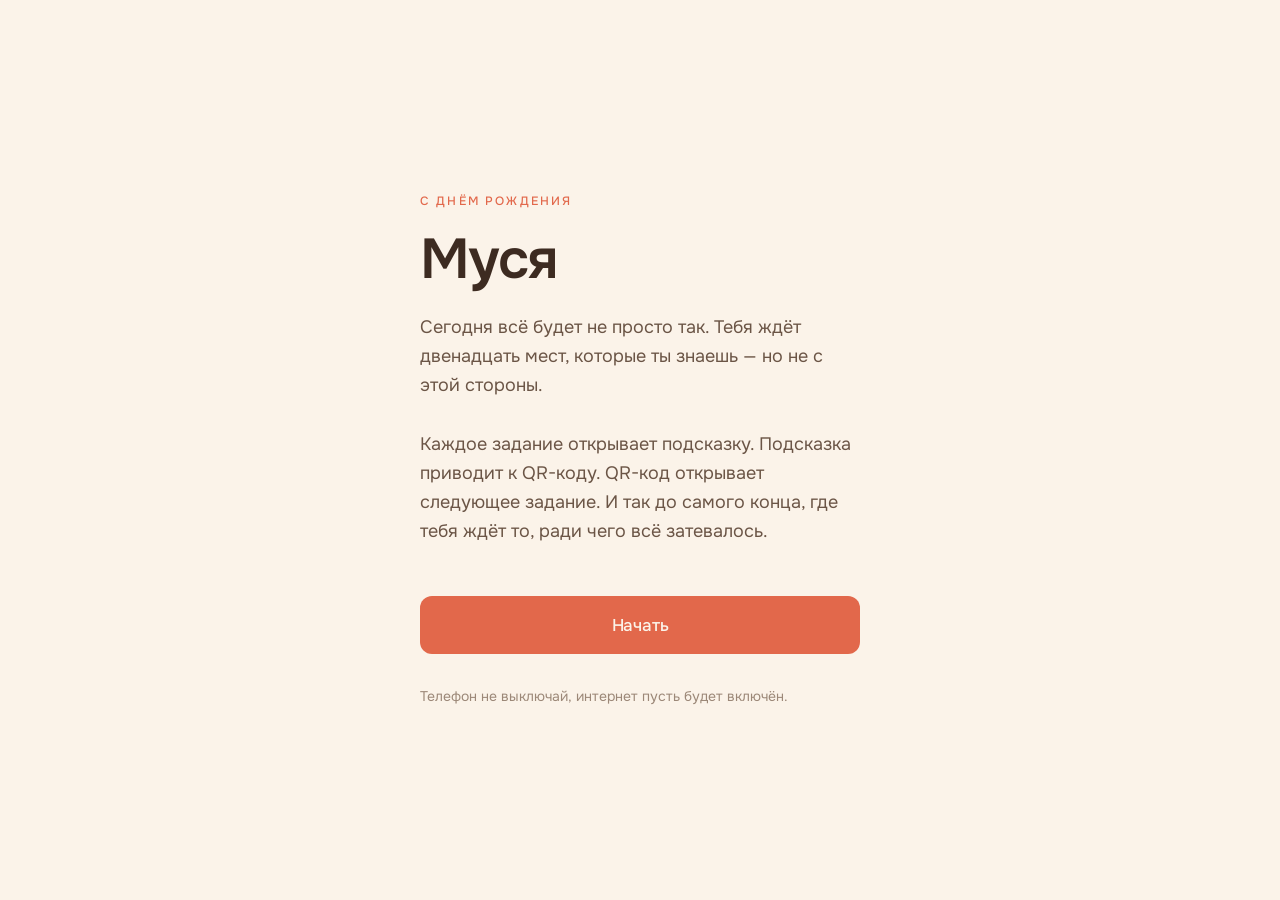
<file: index.html>
<!DOCTYPE html>
<html lang="ru">
<head>
<meta charset="UTF-8">
<meta name="viewport" content="width=device-width, initial-scale=1, viewport-fit=cover">
<meta name="theme-color" content="#fbf3e9">
<meta name="robots" content="noindex, nofollow">
<title>Квест</title>

<link rel="preconnect" href="https://fonts.googleapis.com">
<link rel="preconnect" href="https://fonts.gstatic.com" crossorigin>
<link href="https://fonts.googleapis.com/css2?family=Onest:wght@400;500;600&display=swap" rel="stylesheet">

<link rel="stylesheet" href="assets/css/style.css">
<link rel="icon" href="data:image/svg+xml,%3Csvg xmlns='http://www.w3.org/2000/svg' viewBox='0 0 100 100'%3E%3Ctext y='.9em' font-size='90'%3E%F0%9F%8E%81%3C/text%3E%3C/svg%3E">
</head>
<body>

<canvas id="confetti"></canvas>

<main class="shell">

  <!-- прогресс по этапам -->
  <div class="progress is-hidden" id="progress" aria-hidden="true">
    <div class="progress__row">
      <span class="progress__label" id="progress-label">Квест</span>
      <span class="progress__count" id="progress-count"></span>
    </div>
    <div class="progress__track"><div class="progress__fill" id="progress-fill"></div></div>
  </div>

  <!-- ================= ПРИВЕТСТВИЕ ================= -->
  <section class="screen" id="screen-intro">
    <div class="center stagger">
      <p class="kicker" id="intro-kicker"></p>
      <h1 id="intro-title"></h1>
      <p class="lead" id="intro-text"></p>
      <div class="btn-stack">
        <button class="btn" id="intro-start"></button>
      </div>
      <p class="note mt-24" id="intro-note"></p>
    </div>
  </section>

  <!-- ================= ЗАДАНИЕ ================= -->
  <section class="screen" id="screen-task">
    <div class="stagger">
      <h2 id="task-title"></h2>

      <p class="task-text" id="task-text"></p>

      <!-- ребусы и прочая разметка задания (task.html) -->
      <div class="extra is-hidden" id="task-extra"></div>

      <!-- проигрыватель: показывается, если у задания указан task.audio -->
      <div class="player is-hidden" id="task-player">
        <button class="player__play" id="player-play" type="button" aria-label="Включить">
          <svg class="player__icon" id="player-icon-play" width="20" height="20" viewBox="0 0 24 24" fill="currentColor"><path d="M8 5.5v13l11-6.5z"/></svg>
          <svg class="player__icon is-hidden" id="player-icon-pause" width="20" height="20" viewBox="0 0 24 24" fill="currentColor"><path d="M7 5h3.2v14H7zM13.8 5H17v14h-3.2z"/></svg>
        </button>
        <div class="player__body">
          <div class="player__title" id="player-title"></div>
          <div class="player__track" id="player-track"><div class="player__fill" id="player-fill"></div></div>
        </div>
        <div class="player__time" id="player-time">0:00</div>
      </div>
      <audio id="task-audio" preload="metadata"></audio>

      <div class="btn-stack">
        <button class="btn" id="task-submit">Выполнено</button>
      </div>

      <!-- подсказка к заданию -->
      <div class="reveal is-hidden" id="task-reveal">
        <div class="reveal__btn-wrap">
          <button class="btn btn--link" id="task-reveal-btn">Нужна подсказка</button>
        </div>
        <div class="reveal__body" id="task-reveal-body"></div>
      </div>
    </div>

    <div class="foot">
      <button class="btn btn--link" id="task-manual">Ввести код вручную</button>
    </div>
  </section>

  <!-- ================= ПОДСКАЗКА, ГДЕ QR ================= -->
  <section class="screen" id="screen-reward">
    <div class="stagger">
      <h2 id="reward-title"></h2>
      <p class="lead" id="reward-text"></p>

      <div class="card card--accent">
        <span class="where-label" id="reward-label"></span>
        <p class="where" id="reward-where"></p>
        <p class="where-note is-hidden" id="reward-note"></p>
        <img class="where-img is-hidden" id="reward-img" alt="">
      </div>

      <div class="scan-hint">
        <svg width="22" height="22" viewBox="0 0 24 24" fill="none" stroke="currentColor" stroke-width="1.7" stroke-linecap="round" stroke-linejoin="round">
          <path d="M3 8V5a2 2 0 0 1 2-2h3M16 3h3a2 2 0 0 1 2 2v3M21 16v3a2 2 0 0 1-2 2h-3M8 21H5a2 2 0 0 1-2-2v-3"/>
          <path d="M7 12h10"/>
        </svg>
        <span>Найди QR-код и наведи на него камеру телефона — откроется следующее задание.</span>
      </div>
    </div>

    <div class="foot">
      <button class="btn btn--link" id="reward-manual">Ввести код вручную</button>
    </div>
  </section>

  <!-- ================= СЛУЖЕБНОЕ СООБЩЕНИЕ ================= -->
  <section class="screen" id="screen-notice">
    <div class="center stagger">
      <h2 id="notice-title"></h2>
      <p class="lead" id="notice-text"></p>
      <div class="btn-stack">
        <button class="btn" id="notice-back"></button>
      </div>
    </div>
  </section>

  <!-- ================= РУЧНОЙ ВВОД КОДА ================= -->
  <section class="screen" id="screen-manual">
    <div class="center stagger">
      <h2 id="manual-title"></h2>
      <p class="lead" id="manual-text"></p>

      <div class="card card--plain">
        <input class="input" id="manual-input" type="text"
               autocomplete="off" autocorrect="off" autocapitalize="off"
               spellcheck="false" enterkeyhint="go" placeholder="Код с бумажки">
        <p class="msg" id="manual-msg"><span>⚠</span><span id="manual-msg-text"></span></p>
        <div class="btn-stack">
          <button class="btn" id="manual-submit">Открыть</button>
          <button class="btn btn--ghost" id="manual-cancel">Назад</button>
        </div>
      </div>
    </div>
  </section>

  <!-- ================= ФИНАЛ ================= -->
  <section class="screen" id="screen-finale">
    <div class="center stagger">
      <p class="kicker" id="finale-kicker"></p>
      <h1 id="finale-title"></h1>
      <p class="finale-text" id="finale-text"></p>
      <p class="signature is-hidden" id="finale-signature"></p>
      <div class="btn-stack">
        <button class="btn" id="finale-btn"></button>
      </div>
    </div>
  </section>

</main>

<script src="assets/js/config.js"></script>
<script src="assets/js/confetti.js"></script>
<script src="assets/js/app.js"></script>
</body>
</html>
</file>
<file: assets/css/style.css>
/* =========================================================================
   Квест ко дню рождения — оформление
   Светлая кремовая палитра, строгий минимализм. Mobile-first.
   Вся палитра — в :root ниже.
   ========================================================================= */

:root {
  /* палитра */
  --paper:      #fbf3e9;   /* молочный фон */
  --paper-warm: #f5e8d8;   /* тёплая заливка блоков */
  --ink:        #3d2b21;   /* тёмный кофе — основной текст */
  --ink-soft:   #6b5546;   /* вторичный текст */
  --ink-faint:  #9c8878;   /* подписи, служебное */
  --terracotta: #e2684b;   /* главный акцент */
  --terracotta-dark: #c4543a;
  --peach:      #f2a65a;   /* второй акцент */
  --sage:       #7c9a6d;   /* приглушённая зелень */
  --line:       #e4d5c3;   /* линии и границы */
  --line-soft:  #efe3d4;

  /* размеры */
  --radius:     12px;
  --radius-sm:  8px;

  --safe-t: env(safe-area-inset-top, 0px);
  --safe-b: env(safe-area-inset-bottom, 0px);
}

/* ---------- сброс ---------- */
*, *::before, *::after { box-sizing: border-box; }
html, body { margin: 0; padding: 0; }
html { -webkit-text-size-adjust: 100%; }

body {
  min-height: 100svh;
  font-family: 'Onest', -apple-system, BlinkMacSystemFont, 'Segoe UI', system-ui, sans-serif;
  font-size: 17px;
  line-height: 1.6;
  color: var(--ink);
  background: var(--paper);
  overflow-x: hidden;
  -webkit-font-smoothing: antialiased;
  text-rendering: optimizeLegibility;
}

#confetti {
  position: fixed;
  inset: 0;
  z-index: 10;
  pointer-events: none;
}

/* ---------- каркас ---------- */
.shell {
  position: relative;
  width: 100%;
  max-width: 480px;
  margin: 0 auto;
  padding: calc(var(--safe-t) + 22px) 24px calc(var(--safe-b) + 36px);
  min-height: 100svh;
  display: flex;
  flex-direction: column;
}

/* ---------- прогресс: номер этапа + тонкая линия ---------- */
.progress { margin-bottom: 44px; }
.progress.is-hidden { visibility: hidden; }

.progress__row {
  display: flex;
  align-items: baseline;
  justify-content: space-between;
  margin-bottom: 10px;
}
.progress__label,
.progress__count {
  font-size: 12px;
  font-weight: 500;
  letter-spacing: .14em;
  text-transform: uppercase;
  color: var(--ink-faint);
}
.progress__count { font-variant-numeric: tabular-nums; }

.progress__track {
  height: 2px;
  background: var(--line);
  position: relative;
  overflow: hidden;
}
.progress__fill {
  position: absolute;
  inset: 0 auto 0 0;
  background: var(--terracotta);
  transform-origin: left;
  transition: width .6s cubic-bezier(.22, 1, .36, 1);
}

/* ---------- экраны ---------- */
.screen { display: none; flex: 1; flex-direction: column; }
.screen.is-active { display: flex; animation: fade .4s ease both; }
@keyframes fade {
  from { opacity: 0; transform: translateY(8px); }
  to   { opacity: 1; transform: none; }
}

.stagger > * { animation: rise .5s cubic-bezier(.22, 1, .36, 1) both; }
.stagger > *:nth-child(1) { animation-delay: .03s; }
.stagger > *:nth-child(2) { animation-delay: .09s; }
.stagger > *:nth-child(3) { animation-delay: .15s; }
.stagger > *:nth-child(4) { animation-delay: .21s; }
.stagger > *:nth-child(5) { animation-delay: .27s; }
.stagger > *:nth-child(6) { animation-delay: .33s; }
@keyframes rise {
  from { opacity: 0; transform: translateY(10px); }
  to   { opacity: 1; transform: none; }
}

/* ---------- типографика ---------- */
.kicker {
  font-size: 12px;
  font-weight: 500;
  letter-spacing: .18em;
  text-transform: uppercase;
  color: var(--terracotta);
  margin: 0 0 20px;
}

h1 {
  font-size: clamp(42px, 13vw, 56px);
  font-weight: 600;
  line-height: 1.03;
  letter-spacing: -.035em;
  margin: 0 0 24px;
  color: var(--ink);
}

h2 {
  font-size: clamp(28px, 8vw, 36px);
  font-weight: 600;
  line-height: 1.14;
  letter-spacing: -.028em;
  margin: 0 0 20px;
  color: var(--ink);
}

p { margin: 0 0 18px; color: var(--ink-soft); }
p:last-child { margin-bottom: 0; }

.lead {
  font-size: 18px;
  line-height: 1.62;
  color: var(--ink-soft);
  white-space: pre-line;
}

.note {
  font-size: 14px;
  line-height: 1.55;
  color: var(--ink-faint);
}

.task-text {
  font-size: 18px;
  line-height: 1.62;
  color: var(--ink-soft);
  white-space: pre-line;
  margin: 0;
}

/* ---------- блок с подсказкой, где QR ---------- */
.card {
  background: var(--paper-warm);
  border-radius: var(--radius);
  padding: 26px 24px;
}
.card--plain { background: none; padding: 0; }

.where-label {
  display: block;
  font-size: 12px;
  font-weight: 500;
  letter-spacing: .16em;
  text-transform: uppercase;
  color: var(--terracotta);
  margin-bottom: 14px;
}
.where {
  font-size: 21px;
  font-weight: 500;
  line-height: 1.42;
  letter-spacing: -.015em;
  color: var(--ink);
  margin: 0;
}
.where-img {
  display: block;
  width: 100%;
  border-radius: var(--radius-sm);
  margin-top: 20px;
}

/* инструкция «наведи камеру» */
.scan-hint {
  display: flex;
  align-items: flex-start;
  gap: 12px;
  margin-top: 20px;
  padding-top: 20px;
  border-top: 1px solid var(--line);
  font-size: 14.5px;
  line-height: 1.5;
  color: var(--ink-faint);
}
.scan-hint svg { flex: 0 0 auto; margin-top: 2px; opacity: .6; }

/* ---------- примечание к месту ---------- */
.where-note {
  margin: 14px 0 0;
  padding-top: 14px;
  border-top: 1px solid rgba(226, 104, 75, .22);
  font-size: 15px;
  line-height: 1.5;
  color: var(--ink-soft);
}

/* ---------- ребусы ---------- */
.extra { margin-top: 26px; }

.rebus {
  padding: 18px 16px;
  background: var(--paper-warm);
  border-radius: var(--radius);
}
.rebus + .rebus { margin-top: 14px; }

.rebus__img {
  display: block;
  width: 100%;
  height: auto;
}

/* ---------- угадай персонажа ---------- */
.guess {
  display: grid;
  grid-template-columns: repeat(3, 1fr);
  gap: 10px;
}

.guess__item {
  margin: 0;
  display: flex;
  flex-direction: column;
  align-items: center;
  gap: 8px;
}

.guess__img {
  display: block;
  width: 100%;
  height: auto;
  border-radius: var(--radius-sm);
  background: var(--paper-warm);
  /* картинки намеренно крошечные: растягиваем без сглаживания, чтобы был пиксель */
  image-rendering: pixelated;
  image-rendering: crisp-edges;
}

.guess__item figcaption {
  font-size: 14px;
  font-weight: 500;
  color: var(--ink-faint);
  font-variant-numeric: tabular-nums;
}

/* ---------- проигрыватель ---------- */
.player {
  display: flex;
  align-items: center;
  gap: 14px;
  margin-top: 26px;
  padding: 14px 16px;
  background: var(--paper-warm);
  border-radius: var(--radius);
}

.player__play {
  flex: 0 0 auto;
  width: 46px;
  height: 46px;
  display: flex;
  align-items: center;
  justify-content: center;
  padding: 0;
  color: var(--paper);
  background: var(--terracotta);
  border: none;
  border-radius: 50%;
  cursor: pointer;
  transition: background .18s ease, transform .18s ease;
  -webkit-tap-highlight-color: transparent;
  touch-action: manipulation;
}
.player__play:active { background: var(--terracotta-dark); transform: scale(.94); }
.player__icon { display: block; }
.player__icon.is-hidden { display: none !important; }

.player__body { flex: 1; min-width: 0; }

.player__title {
  font-size: 15px;
  font-weight: 500;
  color: var(--ink);
  margin-bottom: 8px;
  white-space: nowrap;
  overflow: hidden;
  text-overflow: ellipsis;
}

/* высота даёт зону попадания пальцем, сама полоска рисуется по центру */
.player__track {
  position: relative;
  height: 22px;
  margin: -9px 0;
  cursor: pointer;
}
.player__track::before {
  content: '';
  position: absolute;
  left: 0; right: 0; top: 50%;
  height: 4px;
  margin-top: -2px;
  background: rgba(61, 43, 33, .14);
  border-radius: 99px;
}
.player__fill {
  position: absolute;
  left: 0; top: 50%;
  margin-top: -2px;
  height: 4px;
  width: 0;
  background: var(--terracotta);
  border-radius: 99px;
  transition: width .15s linear;
}

.player__time {
  flex: 0 0 auto;
  font-size: 13px;
  font-variant-numeric: tabular-nums;
  color: var(--ink-faint);
}

/* ---------- кнопки ---------- */
.btn {
  display: flex;
  align-items: center;
  justify-content: center;
  width: 100%;
  min-height: 58px;
  padding: 18px 26px;
  font-family: inherit;
  font-size: 17px;
  font-weight: 500;
  letter-spacing: -.01em;
  color: var(--paper);
  background: var(--terracotta);
  border: none;
  border-radius: var(--radius);
  cursor: pointer;
  transition: background .18s ease, transform .18s ease;
  -webkit-tap-highlight-color: transparent;
  touch-action: manipulation;
}
.btn:active { background: var(--terracotta-dark); transform: scale(.985); }

.btn--ghost {
  background: none;
  color: var(--ink);
  border: 1px solid var(--line);
  min-height: 52px;
  font-size: 16px;
}
.btn--ghost:active { background: var(--line-soft); transform: scale(.985); }

.btn--link {
  background: none;
  border: none;
  color: var(--ink-faint);
  font-family: inherit;
  font-size: 15px;
  font-weight: 400;
  text-decoration: underline;
  text-decoration-color: var(--line);
  text-underline-offset: 5px;
  min-height: 44px;
  padding: 10px;
}
.btn--link:active { color: var(--ink-soft); }

.btn-stack { display: flex; flex-direction: column; gap: 12px; margin-top: 32px; }

/* ---------- поле ввода (только ручной ввод кода) ---------- */
.input {
  width: 100%;
  min-height: 58px;
  padding: 17px 18px;
  font-family: inherit;
  font-size: 17px;            /* >=16px, иначе iOS зумит при фокусе */
  font-weight: 500;
  letter-spacing: .12em;
  text-transform: uppercase;
  color: var(--ink);
  background: var(--paper);
  border: 1px solid var(--line);
  border-radius: var(--radius);
  outline: none;
  transition: border-color .2s;
  -webkit-appearance: none;
}
.input::placeholder {
  color: var(--ink-faint);
  font-weight: 400;
  letter-spacing: .02em;
  text-transform: none;
}
.input:focus { border-color: var(--terracotta); }

/* ---------- сообщение об ошибке ---------- */
.msg {
  display: none;
  margin-top: 14px;
  font-size: 15px;
  color: var(--terracotta);
}
.msg.is-visible { display: block; animation: rise .3s ease both; }
.msg span:first-child { display: none; }

/* ---------- раскрывающаяся подсказка к заданию ---------- */
.reveal { margin-top: 22px; }
.reveal__btn-wrap { display: flex; }
.reveal__body {
  display: none;
  margin-top: 6px;
  padding: 18px 20px;
  font-size: 16px;
  line-height: 1.55;
  color: var(--ink-soft);
  background: var(--paper-warm);
  border-radius: var(--radius-sm);
}
.reveal.is-open .reveal__body { display: block; animation: rise .3s ease both; }

/* ---------- финал ---------- */
.finale-text {
  font-size: 18px;
  line-height: 1.68;
  color: var(--ink-soft);
  white-space: pre-line;
}
.signature {
  margin-top: 28px;
  font-size: 16px;
  font-weight: 500;
  color: var(--terracotta);
}

/* ---------- центрированный экран ---------- */
.center {
  flex: 1;
  display: flex;
  flex-direction: column;
  justify-content: center;
  padding: 20px 0;
}

.foot { margin-top: auto; padding-top: 32px; text-align: center; }

/* ---------- утилиты ---------- */
.is-hidden { display: none !important; }
.mt-24 { margin-top: 32px; }

/* ---------- планшет / десктоп ---------- */
@media (min-width: 620px) {
  .shell { padding: 56px 40px 56px; max-width: 520px; }
  .card  { padding: 32px 30px; }
}

/* ---------- доступность ---------- */
@media (prefers-reduced-motion: reduce) {
  *, *::before, *::after {
    animation-duration: .01ms !important;
    animation-iteration-count: 1 !important;
    transition-duration: .01ms !important;
  }
  #confetti { display: none; }
}
</file>
